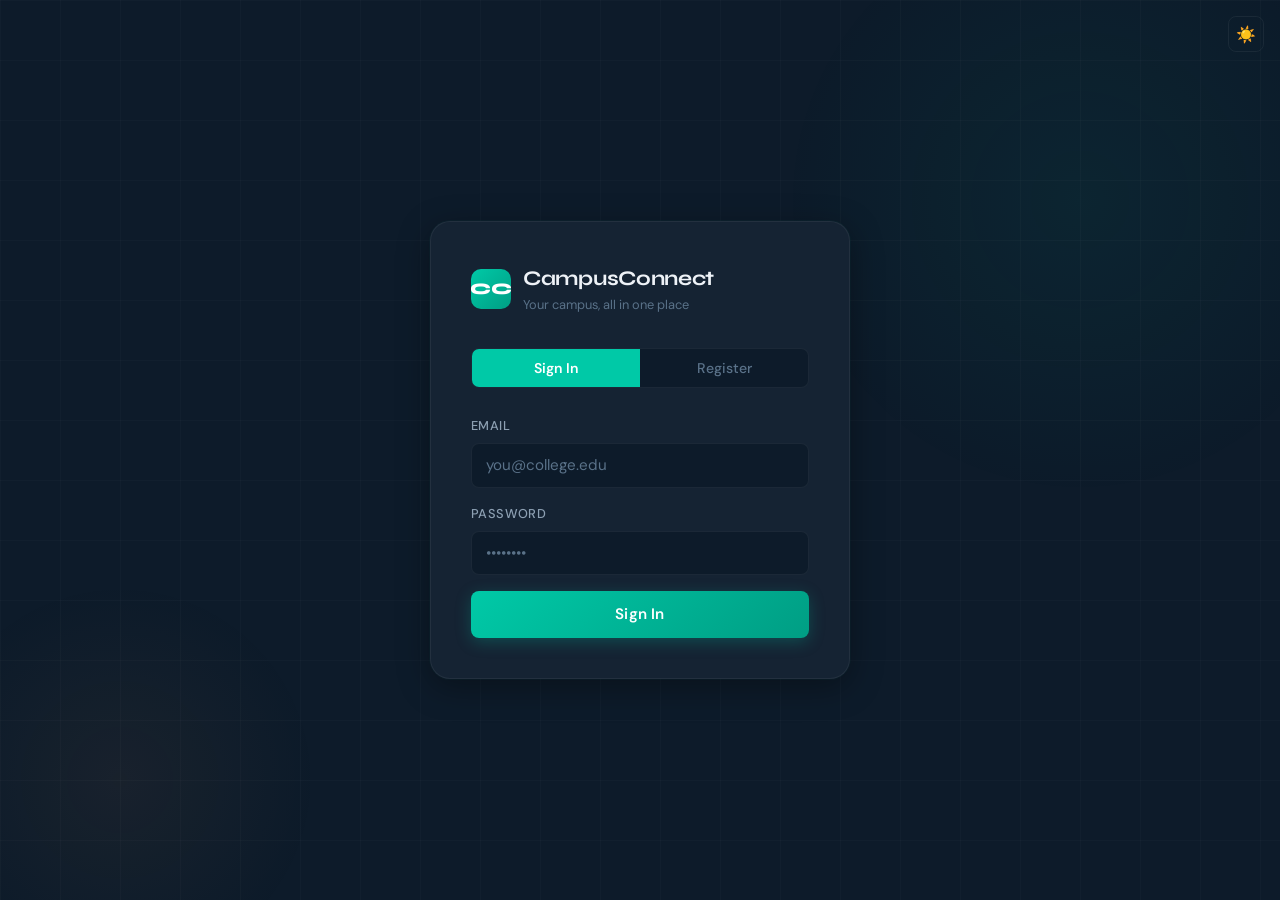
<file: html/index.html>
<!DOCTYPE html>
<html lang="en">
<head>
  <meta charset="UTF-8" />
  <meta name="viewport" content="width=device-width, initial-scale=1.0" />
  <title>CampusConnect — Login</title>
  <link rel="stylesheet" href="style.css" />
  <script src="script.js" defer></script>
</head>
<body>
  <div class="auth-bg-pattern"></div>
  <div class="auth-grid-overlay"></div>

  <button id="theme-toggle" class="btn-icon" style="position:fixed;top:1rem;right:1rem;z-index:200;" title="Toggle theme">☀️</button>

  <div class="auth-page">
    <div class="auth-card">
      <div class="auth-brand">
        <div class="logo-mark">CC</div>
        <div class="auth-brand-text">
          <h1>CampusConnect</h1>
          <p>Your campus, all in one place</p>
        </div>
      </div>

      <div class="auth-tabs">
        <button class="auth-tab active" onclick="switchTab('login', this)">Sign In</button>
        <button class="auth-tab" onclick="switchTab('register', this)">Register</button>
      </div>

      <!-- Login Form -->
      <div id="login-section">
        <div class="form-group">
          <label class="form-label" for="login-email">Email</label>
          <input class="form-control" type="email" id="login-email" name="email" placeholder="you@college.edu" required />
        </div>
        <div class="form-group">
          <label class="form-label" for="login-password">Password</label>
          <input class="form-control" type="password" id="login-password" name="password" placeholder="••••••••" required />
        </div>
        <button class="btn btn-primary" id="login-btn" onclick="handleLogin()">
          Sign In
        </button>
      </div>

      <!-- Register Form -->
      <div id="register-section" style="display:none;">
        <div class="form-group">
          <label class="form-label" for="reg-name">Full Name</label>
          <input class="form-control" type="text" id="reg-name" name="name" placeholder="Your full name" required />
        </div>
        <div class="form-group">
          <label class="form-label" for="reg-email">Email</label>
          <input class="form-control" type="email" id="reg-email" name="email" placeholder="you@college.edu" required />
        </div>
        <div class="form-group">
          <label class="form-label" for="reg-password">Password</label>
          <input class="form-control" type="password" id="reg-password" name="password" placeholder="Create a password" required />
        </div>
        <div class="form-group">
          <label class="form-label" for="reg-role">Role</label>
          <select class="form-control" id="reg-role" name="role" required>
            <option value="">Select your role</option>
            <option value="student">Student</option>
            <option value="faculty">Faculty</option>
          </select>
        </div>
        <button class="btn btn-primary" id="register-btn" onclick="handleRegister()">
          Create Account
        </button>
      </div>
    </div>
  </div>

  <script>
    function switchTab(tab, el) {
      document.querySelectorAll('.auth-tab').forEach(t => t.classList.remove('active'));
      el.classList.add('active');
      document.getElementById('login-section').style.display = tab === 'login' ? 'block' : 'none';
      document.getElementById('register-section').style.display = tab === 'register' ? 'block' : 'none';
    }

    async function handleLogin() {
      const email = document.getElementById('login-email').value.trim();
      const password = document.getElementById('login-password').value;
      if (!email || !password) { Toast.show('Please fill in all fields', 'error'); return; }

      const btn = document.getElementById('login-btn');
      btn.classList.add('loading');
      btn.textContent = '';

      const formData = new URLSearchParams({ action: 'login', email, password });
      try {
        const res = await fetch('/cgi-bin/register_login.cgi', {
          method: 'POST',
          headers: { 'Content-Type': 'application/x-www-form-urlencoded' },
          body: formData
        });
        const result = await res.json();
        if (result.status === 'success') {
          localStorage.setItem('CampusConnectUserId', result.user_id || '');
          localStorage.setItem('CampusConnectUserRole', result.role || 'student');
          localStorage.setItem('CampusConnectUserName', result.name || '');
          Toast.show('Welcome back!', 'success', 1200);
          setTimeout(() => window.location.href = '/dashboard.html', 800);
        } else {
          Toast.show(result.message || 'Login failed', 'error');
          btn.classList.remove('loading');
          btn.textContent = 'Sign In';
        }
      } catch (e) {
        Toast.show('Unable to connect to server', 'error');
        btn.classList.remove('loading');
        btn.textContent = 'Sign In';
      }
    }

    async function handleRegister() {
      const name = document.getElementById('reg-name').value.trim();
      const email = document.getElementById('reg-email').value.trim();
      const password = document.getElementById('reg-password').value;
      const role = document.getElementById('reg-role').value;
      if (!name || !email || !password || !role) { Toast.show('Please fill in all fields', 'error'); return; }

      const btn = document.getElementById('register-btn');
      btn.classList.add('loading');
      btn.textContent = '';

      const formData = new URLSearchParams({ action: 'register', name, email, password, role });
      try {
        const res = await fetch('/cgi-bin/register_login.cgi', {
          method: 'POST',
          headers: { 'Content-Type': 'application/x-www-form-urlencoded' },
          body: formData
        });
        const text = await res.text();
        let result;
        try { result = JSON.parse(text); } catch { result = { status: 'error', message: 'Invalid server response' }; }
        if (result.status === 'success') {
          Toast.show('Account created! Please sign in.', 'success');
          document.querySelectorAll('.auth-tab')[0].click();
          document.getElementById('reg-name').value = '';
          document.getElementById('reg-email').value = '';
          document.getElementById('reg-password').value = '';
          document.getElementById('reg-role').value = '';
        } else {
          Toast.show(result.message || 'Registration failed', 'error');
        }
      } catch (e) {
        Toast.show('Unable to connect to server', 'error');
      } finally {
        btn.classList.remove('loading');
        btn.textContent = 'Create Account';
      }
    }

    // Enter key support
    document.addEventListener('keydown', e => {
      if (e.key === 'Enter') {
        const loginVisible = document.getElementById('login-section').style.display !== 'none';
        if (loginVisible) handleLogin(); else handleRegister();
      }
    });
  </script>
</body>
</html>
</file>
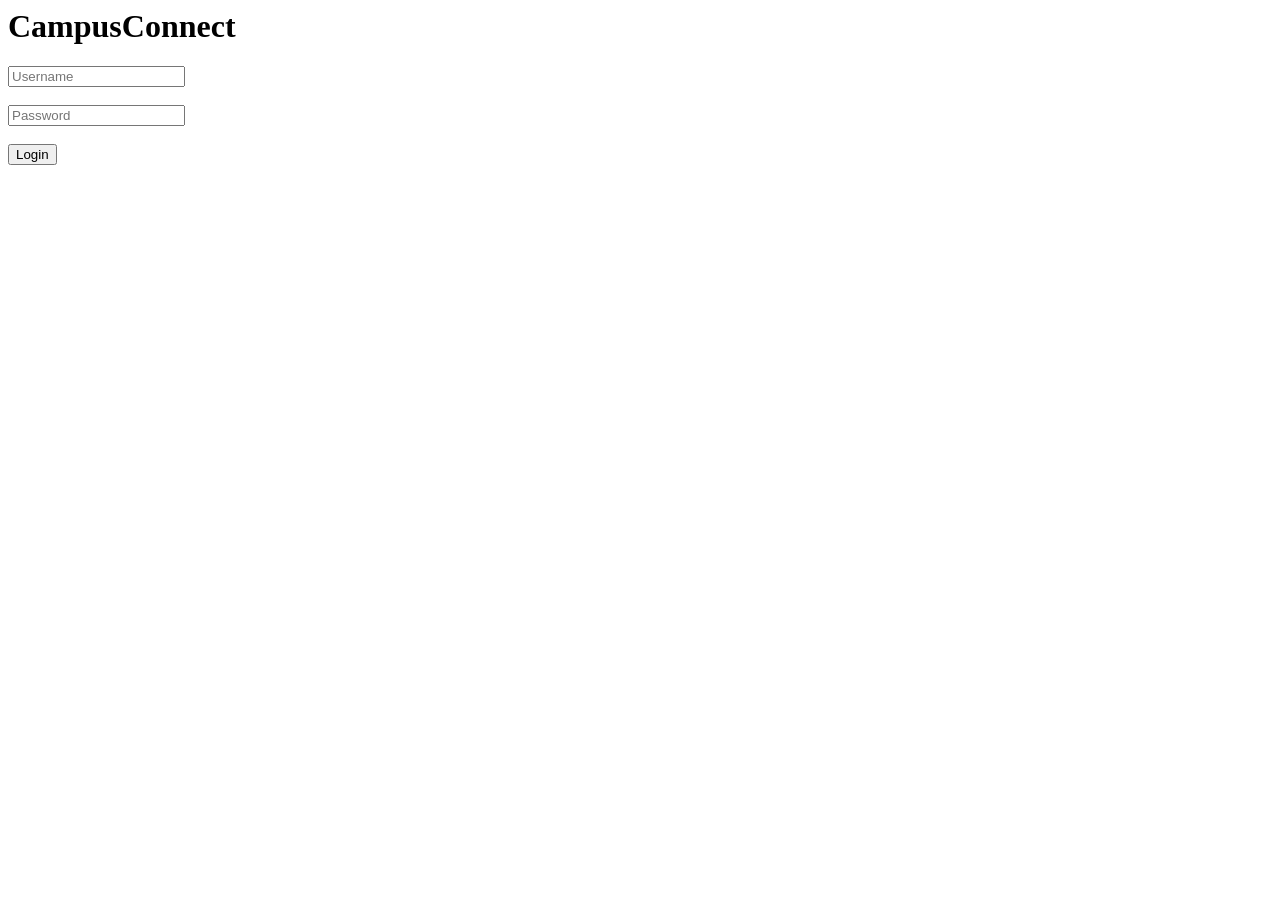
<file: html/dashboard.html>
<!DOCTYPE html>
<html lang="en">
<head>
  <meta charset="UTF-8" />
  <meta name="viewport" content="width=device-width, initial-scale=1.0" />
  <title>Dashboard — CampusConnect</title>
  <link rel="stylesheet" href="style.css" />
  <script src="script.js" defer></script>
</head>
<body>
  <nav class="navbar">
    <a href="dashboard.html" class="navbar-brand">
      <div class="logo-mark">CC</div>
      <span>CampusConnect</span>
    </a>
    <div class="navbar-right">
      <div class="navbar-user">
        <span id="navbar-user-name">User</span>
        <span id="navbar-user-role" class="user-badge">student</span>
      </div>
      <button id="theme-toggle" class="btn-icon">☀️</button>
      <button id="logout-btn" class="btn-icon btn-logout">⇠ Logout</button>
    </div>
  </nav>

  <div class="page-wrapper">
    <div class="page-header">
      <div style="display:flex;align-items:center;gap:0.75rem;margin-bottom:0.25rem;">
        <div style="font-size:1.75rem;">👋</div>
        <h1 class="page-title" id="greeting-text">Good morning</h1>
      </div>
      <p class="page-subtitle" id="greeting-sub">Here's what's happening on campus today</p>
      <div class="accent-line"></div>
    </div>

    <!-- Stats Row -->
    <div class="stats-row">
      <div class="stat-card">
        <div class="stat-value">10</div>
        <div class="stat-label">Events This Month</div>
      </div>
      <div class="stat-card">
        <div class="stat-value">8</div>
        <div class="stat-label">Active Notices</div>
      </div>
      <div class="stat-card">
        <div class="stat-value">24</div>
        <div class="stat-label">Lost Items Listed</div>
      </div>
      <div class="stat-card">
        <div class="stat-value" style="color:var(--amber)">3</div>
        <div class="stat-label">Items Found Today</div>
      </div>
    </div>

    <!-- Main Nav Cards -->
    <div style="margin-bottom:1rem;">
      <h2 style="font-family:var(--font-display);font-size:1rem;font-weight:600;color:var(--text-secondary);text-transform:uppercase;letter-spacing:0.8px;margin-bottom:1.25rem;">Quick Access</h2>
    </div>
    <div class="dashboard-grid">
      <a href="events.html" class="dash-card">
        <div class="dash-card-icon icon-teal">📅</div>
        <div>
          <div class="dash-card-label">Events</div>
          <div class="dash-card-desc">Browse upcoming campus events — tech talks, cultural fests, hackathons and more.</div>
        </div>
        <div class="dash-card-arrow">→</div>
      </a>

      <a href="notice.html" class="dash-card">
        <div class="dash-card-icon icon-amber">📋</div>
        <div>
          <div class="dash-card-label">Notices</div>
          <div class="dash-card-desc">Stay updated with official announcements from departments and administration.</div>
        </div>
        <div class="dash-card-arrow">→</div>
      </a>

      <a href="lostfound.html" class="dash-card">
        <div class="dash-card-icon icon-blue">🔍</div>
        <div>
          <div class="dash-card-label">Lost & Found</div>
          <div class="dash-card-desc">Report a lost item or help return something you've found on campus.</div>
        </div>
        <div class="dash-card-arrow">→</div>
      </a>
    </div>

    <!-- Footer note -->
    <div style="margin-top:3rem;padding-top:1.5rem;border-top:1px solid var(--border);display:flex;align-items:center;justify-content:space-between;flex-wrap:wrap;gap:0.75rem;">
      <div style="font-size:0.82rem;color:var(--text-muted);">CampusConnect · Built with Docker + C++ CGI</div>
      <div style="font-size:0.82rem;color:var(--text-muted);" id="current-date"></div>
    </div>
  </div>

  <script>
    document.addEventListener('DOMContentLoaded', () => {
      Auth.requireAuth();
      Auth.initNavbar();

      const user = Auth.getUser();
      const hour = new Date().getHours();
      const greetings = hour < 12 ? 'Good morning' : hour < 17 ? 'Good afternoon' : 'Good evening';
      document.getElementById('greeting-text').textContent = `${greetings}, ${user.name.split(' ')[0]}`;
      document.getElementById('greeting-sub').textContent = `Here's what's happening on campus today`;
      document.getElementById('current-date').textContent = new Date().toLocaleDateString('en-IN', {
        weekday: 'long', year: 'numeric', month: 'long', day: 'numeric'
      });
    });
  </script>
</body>
</html>
</file>
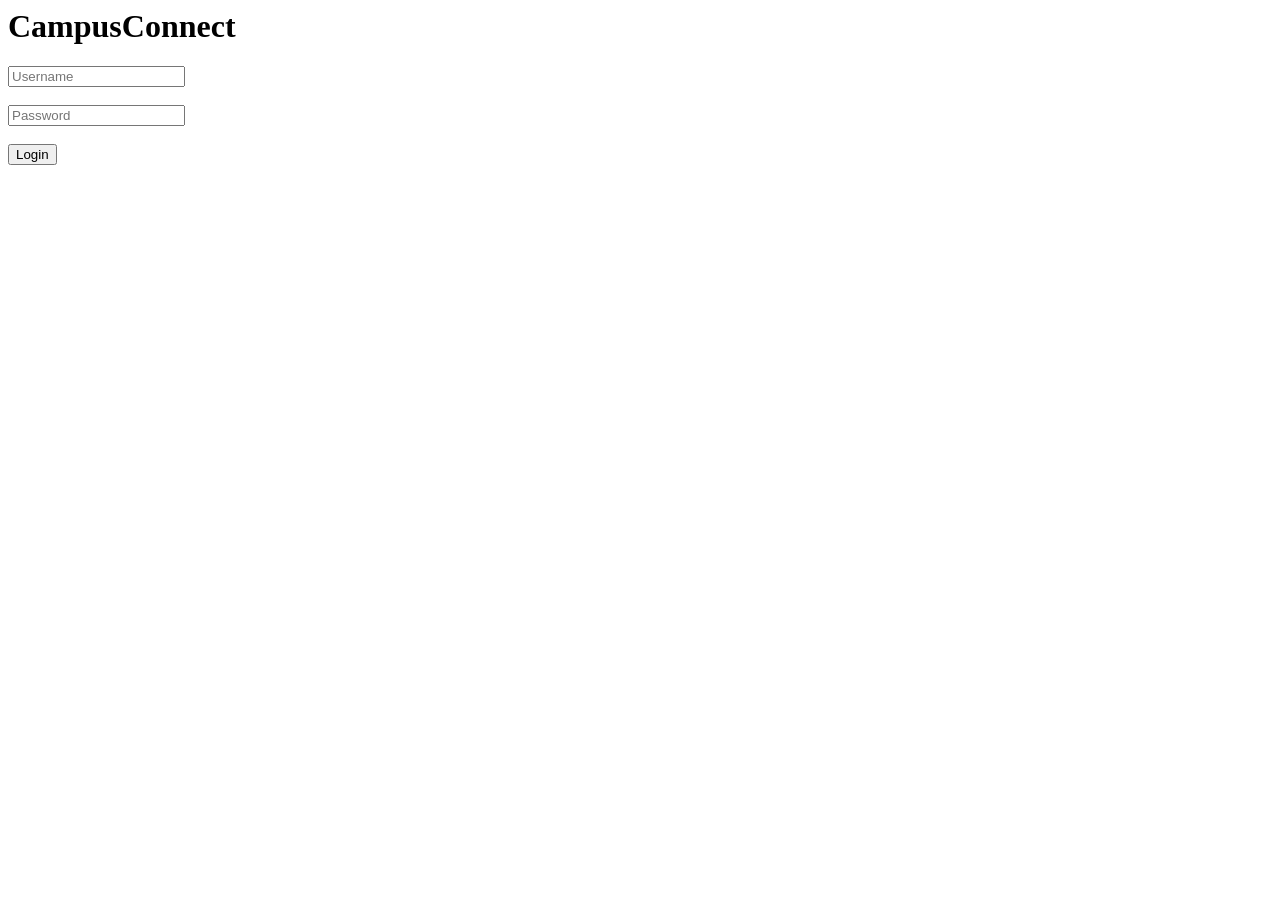
<file: html/events.html>
<!DOCTYPE html>
<html lang="en">
<head>
  <meta charset="UTF-8" />
  <meta name="viewport" content="width=device-width, initial-scale=1.0" />
  <title>Events — CampusConnect</title>
  <link rel="stylesheet" href="style.css" />
  <script src="script.js" defer></script>
</head>
<body>
  <nav class="navbar">
    <a href="dashboard.html" class="navbar-brand">
      <div class="logo-mark">CC</div>
      <span>CampusConnect</span>
    </a>
    <div class="navbar-right">
      <div class="navbar-user">
        <span id="navbar-user-name">User</span>
        <span id="navbar-user-role" class="user-badge">student</span>
      </div>
      <button id="theme-toggle" class="btn-icon">☀️</button>
      <button id="logout-btn" class="btn-icon btn-logout">⇠ Logout</button>
    </div>
  </nav>

  <div class="page-wrapper">
    <div class="page-header" style="display:flex;align-items:flex-start;justify-content:space-between;flex-wrap:wrap;gap:1rem;">
      <div>
        <button class="btn-back" onclick="window.location.href='dashboard.html'">← Back</button>
        <h1 class="page-title" style="margin-top:0.75rem;">Campus Events</h1>
        <p class="page-subtitle">Stay connected with what's happening around you</p>
        <div class="accent-line"></div>
      </div>
      <div style="display:flex;align-items:center;gap:0.5rem;color:var(--text-muted);font-size:0.85rem;padding-top:2rem;">
        <span>📅</span>
        <span id="event-count">Loading...</span>
      </div>
    </div>

    <!-- Filter Row -->
    <div class="filter-row">
      <div class="search-box">
        <input type="text" id="search-input" placeholder="Search events..." oninput="filterEvents()" />
      </div>
      <select class="form-control" id="category-filter" onchange="filterEvents()" style="width:auto;padding:0.6rem 2.2rem 0.6rem 0.9rem;background:var(--surface);border:1px solid var(--border);border-radius:var(--radius-sm);color:var(--text-primary);font-family:var(--font-body);font-size:0.9rem;outline:none;max-width:180px;">
        <option value="">All Categories</option>
        <option value="tech">Technology</option>
        <option value="culture">Culture</option>
        <option value="sports">Sports</option>
        <option value="career">Career</option>
        <option value="wellness">Wellness</option>
        <option value="science">Science</option>
      </select>
    </div>

    <div class="events-grid" id="eventList">
      <!-- Cards injected by JS -->
    </div>

    <div id="empty-events" class="empty-state" style="display:none;">
      <div class="empty-state-icon">🔎</div>
      <div class="empty-state-text">No events match your search.</div>
    </div>
  </div>

  <script>
    const events = [
      { title: "Tech Talk: AI in Education", date: "Sep 22, 2025", desc: "Explore the impact of AI on modern education with industry experts and academic researchers.", category: "tech", emoji: "🤖" },
      { title: "Cultural Fest 2025", date: "Oct 5–7, 2025", desc: "Celebrate cultures from around the world with music, dance, food, and vibrant performances.", category: "culture", emoji: "🎭" },
      { title: "Startup Pitch Day", date: "Sep 30, 2025", desc: "Watch student entrepreneurs pitch their startup ideas to investors and seasoned mentors.", category: "career", emoji: "🚀" },
      { title: "Science Exhibition", date: "Oct 10, 2025", desc: "An exhibition showcasing innovative science projects from our brightest students.", category: "science", emoji: "🔬" },
      { title: "Campus Hackathon", date: "Oct 15–16, 2025", desc: "48 hours of coding, collaboration, and creativity. Build something awesome!", category: "tech", emoji: "💻" },
      { title: "Career Fair", date: "Nov 3, 2025", desc: "Meet top recruiters and explore job and internship opportunities across industries.", category: "career", emoji: "💼" },
      { title: "Mental Health Workshop", date: "Sep 25, 2025", desc: "Learn coping strategies, stress relief techniques, and how to maintain your well-being.", category: "wellness", emoji: "🧠" },
      { title: "Sports Meet 2025", date: "Oct 20–22, 2025", desc: "Compete in track and field, football, basketball, and more. Support your team!", category: "sports", emoji: "🏅" },
      { title: "Photography Contest", date: "Oct 12, 2025", desc: "Capture the campus through your lens and win exciting prizes for the best shots.", category: "culture", emoji: "📷" },
      { title: "Environmental Awareness Drive", date: "Oct 1, 2025", desc: "Join the tree plantation and sustainability awareness activities for a greener campus.", category: "wellness", emoji: "🌿" },
    ];

    const categoryLabels = { tech: "Technology", culture: "Culture", sports: "Sports", career: "Career", wellness: "Wellness", science: "Science" };

    let rendered = [];

    function renderEvents(list) {
      const container = document.getElementById('eventList');
      const empty = document.getElementById('empty-events');
      if (list.length === 0) {
        container.innerHTML = '';
        empty.style.display = 'block';
        return;
      }
      empty.style.display = 'none';
      container.innerHTML = list.map((ev, i) => `
        <div class="event-card" style="animation-delay:${i * 0.05}s">
          <div class="event-card-accent"></div>
          <div class="event-card-body">
            <div class="event-tag">${ev.emoji} ${categoryLabels[ev.category] || ev.category}</div>
            <div class="event-title">${ev.title}</div>
            <div class="event-desc">${ev.desc}</div>
          </div>
          <div class="event-footer">
            <div class="event-date-chip">📅 ${ev.date}</div>
            <button class="btn btn-secondary btn-sm" onclick="registerEvent('${ev.title}', this)">Register</button>
          </div>
        </div>
      `).join('');
    }

    function filterEvents() {
      const query = document.getElementById('search-input').value.toLowerCase();
      const cat = document.getElementById('category-filter').value;
      const filtered = events.filter(e =>
        (!query || e.title.toLowerCase().includes(query) || e.desc.toLowerCase().includes(query)) &&
        (!cat || e.category === cat)
      );
      renderEvents(filtered);
      document.getElementById('event-count').textContent = `${filtered.length} event${filtered.length !== 1 ? 's' : ''}`;
    }

    function registerEvent(title, btn) {
      btn.textContent = '✓ Registered';
      btn.style.color = 'var(--teal)';
      btn.style.borderColor = 'var(--teal)';
      btn.disabled = true;
      Toast.show(`Registered for "${title}"`, 'success');
    }

    document.addEventListener('DOMContentLoaded', () => {
      Auth.requireAuth();
      Auth.initNavbar();
      renderEvents(events);
      document.getElementById('event-count').textContent = `${events.length} events`;
    });
  </script>
</body>
</html>
</file>
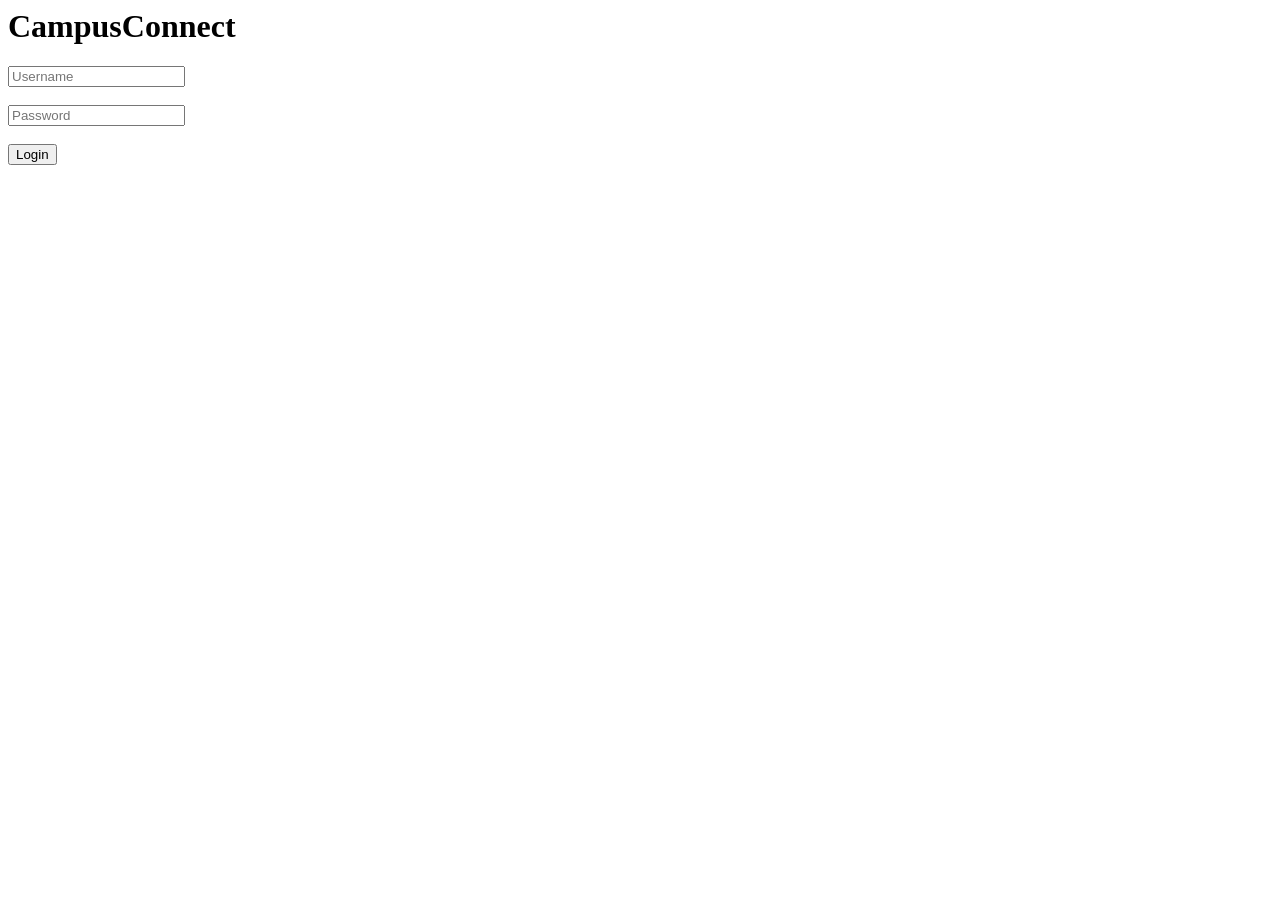
<file: html/lostfound.html>
<!DOCTYPE html>
<html lang="en">
<head>
  <meta charset="UTF-8" />
  <meta name="viewport" content="width=device-width, initial-scale=1.0" />
  <title>Lost & Found — CampusConnect</title>
  <link rel="stylesheet" href="style.css" />
  <script src="script.js" defer></script>
</head>
<body>
  <nav class="navbar">
    <a href="dashboard.html" class="navbar-brand">
      <div class="logo-mark">CC</div>
      <span>CampusConnect</span>
    </a>
    <div class="navbar-right">
      <div class="navbar-user">
        <span id="navbar-user-name">User</span>
        <span id="navbar-user-role" class="user-badge">student</span>
      </div>
      <button id="theme-toggle" class="btn-icon">☀️</button>
      <button id="logout-btn" class="btn-icon btn-logout">⇠ Logout</button>
    </div>
  </nav>

  <div class="page-wrapper">
    <div class="page-header">
      <button class="btn-back" onclick="window.location.href='dashboard.html'">← Back</button>
      <h1 class="page-title" style="margin-top:0.75rem;">Lost & Found</h1>
      <p class="page-subtitle">Help reunite lost items with their owners</p>
      <div class="accent-line"></div>
    </div>

    <div style="display:grid;grid-template-columns:1fr 1fr;gap:2rem;align-items:start;" class="lf-layout">
      <!-- Report Form -->
      <div class="lf-form-card">
        <h2 style="font-family:var(--font-display);font-size:1.2rem;font-weight:700;margin-bottom:1.25rem;color:var(--text-primary);">
          Report an Item
        </h2>

        <!-- Lost / Found Toggle -->
        <div class="lf-type-toggle" id="type-toggle">
          <button class="type-chip active-lost" onclick="selectType('lost', this)" id="chip-lost">🚨 Lost</button>
          <button class="type-chip" onclick="selectType('found', this)" id="chip-found">✅ Found</button>
        </div>
        <input type="hidden" id="item-status" value="lost" />

        <div class="form-group">
          <label class="form-label">Item Name</label>
          <input class="form-control" type="text" id="item-name" placeholder="e.g. Blue water bottle" required />
        </div>

        <div class="form-group">
          <label class="form-label">Description</label>
          <textarea class="form-control" id="item-desc" rows="4" placeholder="Describe the item — color, brand, where it was last seen..." style="resize:vertical;min-height:100px;" required></textarea>
        </div>

        <div class="form-group">
          <label class="form-label">Location</label>
          <input class="form-control" type="text" id="item-location" placeholder="e.g. Library 2nd floor, Cafeteria" />
        </div>

        <button class="btn btn-primary" id="submit-btn" onclick="submitReport()">
          Submit Report
        </button>
      </div>

      <!-- Info / Tips Panel -->
      <div style="display:flex;flex-direction:column;gap:1.25rem;">
        <div style="background:var(--surface);border:1px solid var(--border);border-radius:var(--radius);padding:1.5rem;">
          <h3 style="font-family:var(--font-display);font-size:1rem;font-weight:700;margin-bottom:1rem;color:var(--text-primary);">📌 How it works</h3>
          <div style="display:flex;flex-direction:column;gap:0.85rem;">
            <div style="display:flex;gap:0.75rem;align-items:flex-start;">
              <div style="width:24px;height:24px;border-radius:50%;background:var(--teal-glow);border:1px solid var(--border-accent);display:flex;align-items:center;justify-content:center;font-size:0.75rem;color:var(--teal);font-weight:700;flex-shrink:0;">1</div>
              <div style="font-size:0.88rem;color:var(--text-secondary);line-height:1.5;">Select whether you <strong style="color:var(--red-soft)">lost</strong> or <strong style="color:var(--teal)">found</strong> an item on campus.</div>
            </div>
            <div style="display:flex;gap:0.75rem;align-items:flex-start;">
              <div style="width:24px;height:24px;border-radius:50%;background:var(--teal-glow);border:1px solid var(--border-accent);display:flex;align-items:center;justify-content:center;font-size:0.75rem;color:var(--teal);font-weight:700;flex-shrink:0;">2</div>
              <div style="font-size:0.88rem;color:var(--text-secondary);line-height:1.5;">Fill in details about the item — be as specific as possible to help identify it.</div>
            </div>
            <div style="display:flex;gap:0.75rem;align-items:flex-start;">
              <div style="width:24px;height:24px;border-radius:50%;background:var(--teal-glow);border:1px solid var(--border-accent);display:flex;align-items:center;justify-content:center;font-size:0.75rem;color:var(--teal);font-weight:700;flex-shrink:0;">3</div>
              <div style="font-size:0.88rem;color:var(--text-secondary);line-height:1.5;">Submit your report — campus staff will follow up through your registered email.</div>
            </div>
          </div>
        </div>

        <div style="background:rgba(0,201,167,0.06);border:1px solid var(--border-accent);border-radius:var(--radius);padding:1.25rem;">
          <div style="font-size:0.85rem;color:var(--text-secondary);line-height:1.6;">
            <strong style="color:var(--teal);font-family:var(--font-display);">💡 Tips for faster recovery</strong><br /><br />
            Include the last known location, date, and any unique identifiers like initials, stickers, or serial numbers. Found items are kept at the Security Office (Block A, Ground Floor).
          </div>
        </div>

        <div style="background:var(--surface);border:1px solid var(--border);border-radius:var(--radius);padding:1.25rem;">
          <div style="font-size:0.8rem;font-weight:600;text-transform:uppercase;letter-spacing:0.5px;color:var(--text-muted);margin-bottom:0.75rem;">Contact</div>
          <div style="font-size:0.88rem;color:var(--text-secondary);line-height:1.7;">
            📞 Security Office: Ext. 1001<br />
            🏢 Block A, Ground Floor<br />
            🕐 Open 24/7
          </div>
        </div>
      </div>
    </div>
  </div>

  <style>
    @media (max-width: 700px) {
      .lf-layout { grid-template-columns: 1fr !important; }
    }
    textarea.form-control { background: var(--navy); }
    body.light-mode textarea.form-control { background: var(--navy-mid); }
  </style>

  <script>
    let currentType = 'lost';

    function selectType(type, el) {
      currentType = type;
      document.getElementById('item-status').value = type;
      document.getElementById('chip-lost').className = 'type-chip' + (type === 'lost' ? ' active-lost' : '');
      document.getElementById('chip-found').className = 'type-chip' + (type === 'found' ? ' active-found' : '');
    }

    async function submitReport() {
      const name = document.getElementById('item-name').value.trim();
      const desc = document.getElementById('item-desc').value.trim();
      const location = document.getElementById('item-location').value.trim();
      const status = document.getElementById('item-status').value;
      const userId = localStorage.getItem('CampusConnectUserId') || '';

      if (!name || !desc) {
        Toast.show('Please fill in item name and description', 'error');
        return;
      }

      if (!userId) {
        Toast.show('You are not logged in', 'error');
        setTimeout(() => window.location.href = '/index.html', 1000);
        return;
      }

      const btn = document.getElementById('submit-btn');
      btn.classList.add('loading');
      btn.textContent = '';

      const formData = new URLSearchParams({
        item_name: name,
        description: desc,
        status: status,
        reported_by: userId,
        location: location
      });

      try {
        const res = await fetch('/cgi-bin/lostfound_submit.cgi', {
          method: 'POST',
          headers: { 'Content-Type': 'application/x-www-form-urlencoded' },
          body: formData
        });

        if (!res.ok) throw new Error('Server error');

        const result = await res.json();
        if (result.status === 'success') {
          Toast.show(result.message || 'Report submitted successfully!', 'success');
          document.getElementById('item-name').value = '';
          document.getElementById('item-desc').value = '';
          document.getElementById('item-location').value = '';
        } else {
          Toast.show(result.message || 'Failed to submit report', 'error');
        }
      } catch (e) {
        Toast.show('Unable to connect to server', 'error');
        console.error(e);
      } finally {
        btn.classList.remove('loading');
        btn.textContent = 'Submit Report';
      }
    }

    document.addEventListener('DOMContentLoaded', () => {
      Auth.requireAuth();
      Auth.initNavbar();
    });
  </script>
</body>
</html>
</file>
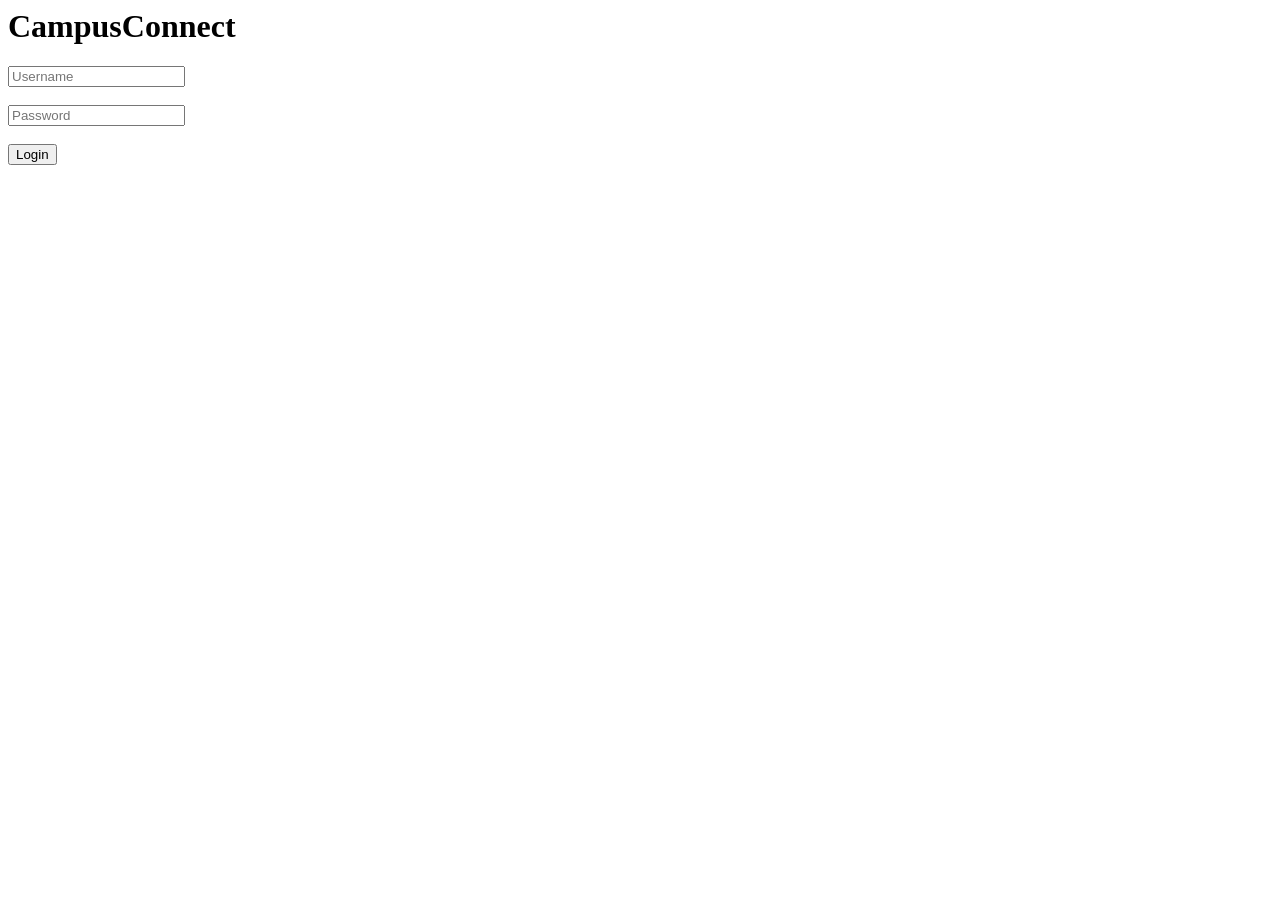
<file: html/notice.html>
<!DOCTYPE html>
<html lang="en">
<head>
  <meta charset="UTF-8" />
  <meta name="viewport" content="width=device-width, initial-scale=1.0" />
  <title>Notices — CampusConnect</title>
  <link rel="stylesheet" href="style.css" />
  <script src="script.js" defer></script>
</head>
<body>
  <nav class="navbar">
    <a href="dashboard.html" class="navbar-brand">
      <div class="logo-mark">CC</div>
      <span>CampusConnect</span>
    </a>
    <div class="navbar-right">
      <div class="navbar-user">
        <span id="navbar-user-name">User</span>
        <span id="navbar-user-role" class="user-badge">student</span>
      </div>
      <button id="theme-toggle" class="btn-icon">☀️</button>
      <button id="logout-btn" class="btn-icon btn-logout">⇠ Logout</button>
    </div>
  </nav>

  <div class="page-wrapper">
    <div class="page-header" style="display:flex;align-items:flex-start;justify-content:space-between;flex-wrap:wrap;gap:1rem;">
      <div>
        <button class="btn-back" onclick="window.location.href='dashboard.html'">← Back</button>
        <h1 class="page-title" style="margin-top:0.75rem;">Campus Notices</h1>
        <p class="page-subtitle">Official announcements and important updates</p>
        <div class="accent-line"></div>
      </div>
      <div style="display:flex;align-items:center;gap:0.5rem;color:var(--text-muted);font-size:0.85rem;padding-top:2rem;">
        <span>📋</span>
        <span id="notice-count">Loading...</span>
      </div>
    </div>

    <!-- Search -->
    <div class="filter-row">
      <div class="search-box" style="max-width:480px;">
        <input type="text" id="search-input" placeholder="Search notices..." oninput="filterNotices()" />
      </div>
    </div>

    <div class="notice-list" id="notice-list">
      <!-- Notices injected by JS -->
    </div>

    <div id="empty-notices" class="empty-state" style="display:none;">
      <div class="empty-state-icon">📭</div>
      <div class="empty-state-text">No notices match your search.</div>
    </div>
  </div>

  <script>
    const notices = [
      {
        title: "Semester Exams Schedule Released",
        date: "2025-10-01",
        content: "The schedule for the upcoming semester exams is now available on the academic portal. Please check your respective departments for detailed timings and venue information.",
        priority: "high"
      },
      {
        title: "Library Renovation Notice",
        date: "2025-09-25",
        content: "The campus library will be closed for renovations from October 5th to October 20th. Digital resources remain available 24/7. Please plan your study sessions accordingly.",
        priority: "medium"
      },
      {
        title: "Guest Lecture: AI and Machine Learning",
        date: "2025-10-05",
        content: "Join us for a guest lecture by Dr. Anita Sharma on October 10th in the main auditorium, discussing the latest trends in AI and ML across industries.",
        priority: "low"
      },
      {
        title: "Annual Cultural Fest Registration Open",
        date: "2025-09-20",
        content: "Registrations for the Annual Cultural Fest are now open. All students are encouraged to participate in various events. Register online before October 15th to secure your spot.",
        priority: "medium"
      },
      {
        title: "COVID-19 Safety Guidelines Update",
        date: "2025-09-15",
        content: "Updated safety guidelines have been issued by the health committee. Masks are mandatory in all indoor spaces and social distancing must be maintained in common areas.",
        priority: "high"
      },
      {
        title: "Sports Meet 2025 — Participation Details",
        date: "2025-09-10",
        content: "The inter-college sports meet will be held on October 12–15. Students interested in participating should contact the sports department by October 1st for registration.",
        priority: "low"
      },
      {
        title: "New Elective: Data Science Fundamentals",
        date: "2025-09-08",
        content: "A new elective course on Data Science Fundamentals will be offered from the next semester. Seats are limited. Eligible final-year students may apply through the academic office.",
        priority: "low"
      },
      {
        title: "Scholarship Applications Now Open",
        date: "2025-09-05",
        content: "Applications for the academic excellence scholarship are now open for meritorious students. Submit all documents and a faculty recommendation by October 1st.",
        priority: "high"
      }
    ];

    const priorityColors = {
      high: 'linear-gradient(180deg, var(--red-soft), rgba(231,111,81,0.2))',
      medium: 'linear-gradient(180deg, var(--amber), rgba(244,162,97,0.2))',
      low: 'linear-gradient(180deg, var(--teal), rgba(0,201,167,0.2))'
    };

    function formatDate(dateStr) {
      return new Date(dateStr).toLocaleDateString('en-IN', { year: 'numeric', month: 'short', day: '2-digit' });
    }

    function renderNotices(list) {
      const container = document.getElementById('notice-list');
      const empty = document.getElementById('empty-notices');
      if (list.length === 0) {
        container.innerHTML = '';
        empty.style.display = 'block';
        return;
      }
      empty.style.display = 'none';
      container.innerHTML = list.map((n, i) => `
        <div class="notice-card" style="animation-delay:${i * 0.06}s">
          <div class="notice-indicator" style="background:${priorityColors[n.priority || 'low']}"></div>
          <div class="notice-content-wrap">
            <div class="notice-title">${n.title}</div>
            <div class="notice-date">📅 ${formatDate(n.date)}</div>
            <div class="notice-body">${n.content}</div>
          </div>
        </div>
      `).join('');
    }

    function filterNotices() {
      const query = document.getElementById('search-input').value.toLowerCase();
      const filtered = notices.filter(n =>
        !query || n.title.toLowerCase().includes(query) || n.content.toLowerCase().includes(query)
      );
      renderNotices(filtered);
      document.getElementById('notice-count').textContent = `${filtered.length} notice${filtered.length !== 1 ? 's' : ''}`;
    }

    document.addEventListener('DOMContentLoaded', () => {
      Auth.requireAuth();
      Auth.initNavbar();
      renderNotices(notices);
      document.getElementById('notice-count').textContent = `${notices.length} notices`;
    });
  </script>
</body>
</html>
</file>
<file: html/style.css>
@import url('https://fonts.googleapis.com/css2?family=DM+Sans:ital,opsz,wght@0,9..40,300;0,9..40,400;0,9..40,500;0,9..40,600;0,9..40,700;1,9..40,300&family=Syne:wght@400;600;700;800&display=swap');

:root {
  --navy: #0d1b2a;
  --navy-mid: #1b2d3e;
  --navy-light: #243447;
  --teal: #00c9a7;
  --teal-dim: #009e84;
  --teal-glow: rgba(0, 201, 167, 0.15);
  --amber: #f4a261;
  --red-soft: #e76f51;
  --text-primary: #eef2f7;
  --text-secondary: #8da0b3;
  --text-muted: #5a7289;
  --surface: #152333;
  --surface-raised: #1e3044;
  --border: rgba(255,255,255,0.06);
  --border-accent: rgba(0, 201, 167, 0.25);
  --radius: 14px;
  --radius-sm: 8px;
  --shadow: 0 8px 32px rgba(0, 0, 0, 0.35);
  --shadow-sm: 0 2px 12px rgba(0, 0, 0, 0.2);
  --transition: 0.22s cubic-bezier(0.4, 0, 0.2, 1);
  --font-display: 'Syne', sans-serif;
  --font-body: 'DM Sans', sans-serif;
}

/* Light mode */
body.light-mode {
  --navy: #f0f4f8;
  --navy-mid: #e2eaf2;
  --navy-light: #d5e0ec;
  --text-primary: #1a2b3c;
  --text-secondary: #4a6780;
  --text-muted: #7a95aa;
  --surface: #ffffff;
  --surface-raised: #f7f9fc;
  --border: rgba(0,0,0,0.07);
  --border-accent: rgba(0, 153, 128, 0.25);
  --shadow: 0 8px 32px rgba(0, 0, 0, 0.10);
  --shadow-sm: 0 2px 12px rgba(0, 0, 0, 0.07);
  --teal: #009e84;
  --teal-dim: #007a66;
  --teal-glow: rgba(0, 158, 132, 0.10);
}

*, *::before, *::after { box-sizing: border-box; margin: 0; padding: 0; }

html { scroll-behavior: smooth; }

body {
  font-family: var(--font-body);
  background-color: var(--navy);
  color: var(--text-primary);
  min-height: 100vh;
  font-size: 15px;
  line-height: 1.6;
  transition: background-color 0.3s, color 0.3s;
}

/* === Scrollbar === */
::-webkit-scrollbar { width: 6px; }
::-webkit-scrollbar-track { background: var(--navy); }
::-webkit-scrollbar-thumb { background: var(--navy-light); border-radius: 3px; }
::-webkit-scrollbar-thumb:hover { background: var(--teal-dim); }

/* === Navbar === */
.navbar {
  position: sticky;
  top: 0;
  z-index: 100;
  background: rgba(13, 27, 42, 0.85);
  backdrop-filter: blur(16px);
  -webkit-backdrop-filter: blur(16px);
  border-bottom: 1px solid var(--border);
  padding: 0 2rem;
  height: 64px;
  display: flex;
  align-items: center;
  justify-content: space-between;
  gap: 1rem;
}

body.light-mode .navbar {
  background: rgba(240, 244, 248, 0.9);
}

.navbar-brand {
  display: flex;
  align-items: center;
  gap: 0.6rem;
  text-decoration: none;
}

.navbar-brand .logo-mark {
  width: 32px;
  height: 32px;
  background: linear-gradient(135deg, var(--teal), var(--teal-dim));
  border-radius: 8px;
  display: flex;
  align-items: center;
  justify-content: center;
  font-family: var(--font-display);
  font-weight: 800;
  font-size: 14px;
  color: #fff;
  letter-spacing: -0.5px;
  flex-shrink: 0;
}

.navbar-brand span {
  font-family: var(--font-display);
  font-weight: 700;
  font-size: 1.1rem;
  color: var(--text-primary);
  letter-spacing: -0.3px;
}

.navbar-right {
  display: flex;
  align-items: center;
  gap: 1rem;
}

.navbar-user {
  font-size: 0.85rem;
  color: var(--text-secondary);
  display: flex;
  align-items: center;
  gap: 0.5rem;
}

.user-badge {
  background: var(--teal-glow);
  border: 1px solid var(--border-accent);
  color: var(--teal);
  padding: 0.2rem 0.6rem;
  border-radius: 20px;
  font-size: 0.75rem;
  font-weight: 500;
  text-transform: capitalize;
}

.btn-icon {
  background: transparent;
  border: 1px solid var(--border);
  color: var(--text-secondary);
  width: 36px;
  height: 36px;
  border-radius: 8px;
  cursor: pointer;
  display: flex;
  align-items: center;
  justify-content: center;
  font-size: 16px;
  transition: all var(--transition);
  text-decoration: none;
  flex-shrink: 0;
}

.btn-icon:hover {
  background: var(--surface-raised);
  border-color: var(--border-accent);
  color: var(--teal);
}

.btn-logout {
  border-color: rgba(231, 111, 81, 0.3);
  color: var(--red-soft);
  font-size: 13px;
  width: auto;
  padding: 0 0.75rem;
  gap: 0.3rem;
  font-family: var(--font-body);
  font-weight: 500;
}

.btn-logout:hover {
  background: rgba(231, 111, 81, 0.1);
  border-color: var(--red-soft);
  color: var(--red-soft);
}

/* === Page Layout === */
.page-wrapper {
  max-width: 1100px;
  margin: 0 auto;
  padding: 2.5rem 1.5rem 4rem;
}

.page-header {
  margin-bottom: 2.5rem;
}

.page-title {
  font-family: var(--font-display);
  font-size: 2rem;
  font-weight: 700;
  color: var(--text-primary);
  letter-spacing: -0.5px;
  line-height: 1.2;
}

.page-subtitle {
  color: var(--text-secondary);
  margin-top: 0.4rem;
  font-size: 0.95rem;
}

/* === Accent Line === */
.accent-line {
  width: 40px;
  height: 3px;
  background: linear-gradient(90deg, var(--teal), transparent);
  border-radius: 2px;
  margin-top: 0.75rem;
}

/* === Auth Page === */
.auth-page {
  min-height: 100vh;
  display: flex;
  align-items: center;
  justify-content: center;
  padding: 2rem 1rem;
  position: relative;
  overflow: hidden;
}

.auth-bg-pattern {
  position: fixed;
  inset: 0;
  z-index: 0;
  pointer-events: none;
  overflow: hidden;
}

.auth-bg-pattern::before {
  content: '';
  position: absolute;
  width: 600px;
  height: 600px;
  border-radius: 50%;
  background: radial-gradient(circle, rgba(0,201,167,0.06) 0%, transparent 70%);
  top: -100px;
  right: -100px;
}

.auth-bg-pattern::after {
  content: '';
  position: absolute;
  width: 400px;
  height: 400px;
  border-radius: 50%;
  background: radial-gradient(circle, rgba(244,162,97,0.05) 0%, transparent 70%);
  bottom: -80px;
  left: -80px;
}

.auth-grid-overlay {
  position: fixed;
  inset: 0;
  background-image:
    linear-gradient(rgba(255,255,255,0.02) 1px, transparent 1px),
    linear-gradient(90deg, rgba(255,255,255,0.02) 1px, transparent 1px);
  background-size: 60px 60px;
  pointer-events: none;
}

body.light-mode .auth-grid-overlay {
  background-image:
    linear-gradient(rgba(0,0,0,0.03) 1px, transparent 1px),
    linear-gradient(90deg, rgba(0,0,0,0.03) 1px, transparent 1px);
}

.auth-card {
  position: relative;
  z-index: 1;
  background: var(--surface);
  border: 1px solid var(--border);
  border-radius: 20px;
  padding: 2.5rem;
  width: 100%;
  max-width: 420px;
  box-shadow: var(--shadow), 0 0 0 1px rgba(0,201,167,0.04);
  animation: fadeUp 0.4s ease both;
}

@keyframes fadeUp {
  from { opacity: 0; transform: translateY(20px); }
  to { opacity: 1; transform: translateY(0); }
}

.auth-brand {
  display: flex;
  align-items: center;
  gap: 0.75rem;
  margin-bottom: 2rem;
}

.auth-brand .logo-mark {
  width: 40px;
  height: 40px;
  background: linear-gradient(135deg, var(--teal), var(--teal-dim));
  border-radius: 10px;
  display: flex;
  align-items: center;
  justify-content: center;
  font-family: var(--font-display);
  font-weight: 800;
  font-size: 16px;
  color: #fff;
}

.auth-brand-text h1 {
  font-family: var(--font-display);
  font-size: 1.3rem;
  font-weight: 700;
  letter-spacing: -0.3px;
  color: var(--text-primary);
}

.auth-brand-text p {
  font-size: 0.8rem;
  color: var(--text-muted);
}

/* === Tabs === */
.auth-tabs {
  display: flex;
  border: 1px solid var(--border);
  border-radius: var(--radius-sm);
  overflow: hidden;
  margin-bottom: 1.75rem;
  background: var(--navy);
}

body.light-mode .auth-tabs { background: var(--navy-mid); }

.auth-tab {
  flex: 1;
  padding: 0.65rem;
  text-align: center;
  font-size: 0.88rem;
  font-weight: 500;
  color: var(--text-muted);
  cursor: pointer;
  transition: all var(--transition);
  user-select: none;
  border: none;
  background: transparent;
  font-family: var(--font-body);
}

.auth-tab.active {
  background: var(--teal);
  color: #fff;
  font-weight: 600;
}

/* === Forms === */
.form-group {
  margin-bottom: 1rem;
  position: relative;
}

.form-label {
  display: block;
  font-size: 0.8rem;
  font-weight: 500;
  color: var(--text-secondary);
  margin-bottom: 0.4rem;
  text-transform: uppercase;
  letter-spacing: 0.4px;
}

.form-control {
  width: 100%;
  padding: 0.7rem 0.9rem;
  background: var(--navy);
  color: var(--text-primary);
  border: 1px solid var(--border);
  border-radius: var(--radius-sm);
  font-family: var(--font-body);
  font-size: 0.95rem;
  transition: all var(--transition);
  outline: none;
  appearance: none;
}

body.light-mode .form-control { background: var(--navy-mid); }

.form-control:focus {
  border-color: var(--teal);
  box-shadow: 0 0 0 3px var(--teal-glow);
}

.form-control::placeholder { color: var(--text-muted); }

select.form-control {
  background-image: url("data:image/svg+xml,%3Csvg xmlns='http://www.w3.org/2000/svg' width='12' height='8' viewBox='0 0 12 8'%3E%3Cpath d='M1 1l5 5 5-5' stroke='%238da0b3' stroke-width='1.5' fill='none' stroke-linecap='round'/%3E%3C/svg%3E");
  background-repeat: no-repeat;
  background-position: right 0.9rem center;
  padding-right: 2.5rem;
  cursor: pointer;
}

/* === Buttons === */
.btn {
  display: inline-flex;
  align-items: center;
  justify-content: center;
  gap: 0.5rem;
  padding: 0.75rem 1.5rem;
  border: none;
  border-radius: var(--radius-sm);
  font-family: var(--font-body);
  font-size: 0.95rem;
  font-weight: 600;
  cursor: pointer;
  transition: all var(--transition);
  text-decoration: none;
  white-space: nowrap;
}

.btn-primary {
  background: linear-gradient(135deg, var(--teal), var(--teal-dim));
  color: #fff;
  width: 100%;
  padding: 0.85rem;
  letter-spacing: 0.2px;
  box-shadow: 0 4px 16px rgba(0, 201, 167, 0.25);
}

.btn-primary:hover {
  transform: translateY(-1px);
  box-shadow: 0 6px 20px rgba(0, 201, 167, 0.35);
}

.btn-primary:active { transform: translateY(0); }

.btn-secondary {
  background: var(--surface-raised);
  color: var(--text-primary);
  border: 1px solid var(--border);
}

.btn-secondary:hover {
  background: var(--navy-light);
  border-color: var(--border-accent);
}

.btn-sm {
  padding: 0.45rem 0.9rem;
  font-size: 0.85rem;
}

/* === Loading state === */
.btn.loading {
  pointer-events: none;
  opacity: 0.7;
}

.btn.loading::after {
  content: '';
  width: 14px;
  height: 14px;
  border: 2px solid rgba(255,255,255,0.4);
  border-top-color: #fff;
  border-radius: 50%;
  animation: spin 0.7s linear infinite;
}

@keyframes spin { to { transform: rotate(360deg); } }

/* === Auth footer links === */
.auth-footer {
  margin-top: 1.25rem;
  text-align: center;
  font-size: 0.88rem;
  color: var(--text-muted);
}

.auth-footer a {
  color: var(--teal);
  text-decoration: none;
  font-weight: 500;
}

.auth-footer a:hover { text-decoration: underline; }

/* === Dashboard Grid === */
.dashboard-grid {
  display: grid;
  grid-template-columns: repeat(auto-fit, minmax(240px, 1fr));
  gap: 1.25rem;
  margin-top: 0.5rem;
}

.dash-card {
  background: var(--surface);
  border: 1px solid var(--border);
  border-radius: var(--radius);
  padding: 1.75rem;
  text-decoration: none;
  color: var(--text-primary);
  display: flex;
  flex-direction: column;
  gap: 1rem;
  transition: all var(--transition);
  position: relative;
  overflow: hidden;
  cursor: pointer;
}

.dash-card::before {
  content: '';
  position: absolute;
  inset: 0;
  background: linear-gradient(135deg, var(--teal-glow), transparent);
  opacity: 0;
  transition: opacity var(--transition);
}

.dash-card:hover {
  border-color: var(--border-accent);
  transform: translateY(-3px);
  box-shadow: var(--shadow);
}

.dash-card:hover::before { opacity: 1; }

.dash-card-icon {
  width: 48px;
  height: 48px;
  border-radius: 12px;
  display: flex;
  align-items: center;
  justify-content: center;
  font-size: 22px;
  flex-shrink: 0;
}

.icon-teal { background: rgba(0,201,167,0.12); }
.icon-amber { background: rgba(244,162,97,0.12); }
.icon-blue { background: rgba(99,179,237,0.12); }
.icon-purple { background: rgba(159,122,234,0.12); }

.dash-card-label {
  font-family: var(--font-display);
  font-weight: 700;
  font-size: 1.1rem;
  letter-spacing: -0.2px;
}

.dash-card-desc {
  font-size: 0.85rem;
  color: var(--text-secondary);
  line-height: 1.5;
  flex: 1;
}

.dash-card-arrow {
  color: var(--text-muted);
  font-size: 1.2rem;
  transition: transform var(--transition), color var(--transition);
  align-self: flex-end;
}

.dash-card:hover .dash-card-arrow {
  transform: translateX(4px);
  color: var(--teal);
}

/* === Stats Row === */
.stats-row {
  display: grid;
  grid-template-columns: repeat(auto-fit, minmax(160px, 1fr));
  gap: 1rem;
  margin-bottom: 2rem;
}

.stat-card {
  background: var(--surface);
  border: 1px solid var(--border);
  border-radius: var(--radius-sm);
  padding: 1.25rem;
  display: flex;
  flex-direction: column;
  gap: 0.3rem;
}

.stat-value {
  font-family: var(--font-display);
  font-size: 1.8rem;
  font-weight: 700;
  color: var(--teal);
  line-height: 1;
}

.stat-label {
  font-size: 0.8rem;
  color: var(--text-secondary);
  text-transform: uppercase;
  letter-spacing: 0.5px;
}

/* === Event Cards === */
.events-grid {
  display: grid;
  grid-template-columns: repeat(auto-fill, minmax(300px, 1fr));
  gap: 1.25rem;
}

.event-card {
  background: var(--surface);
  border: 1px solid var(--border);
  border-radius: var(--radius);
  overflow: hidden;
  transition: all var(--transition);
  display: flex;
  flex-direction: column;
  animation: fadeUp 0.4s ease both;
}

.event-card:hover {
  border-color: var(--border-accent);
  box-shadow: var(--shadow);
  transform: translateY(-2px);
}

.event-card-accent {
  height: 4px;
  background: linear-gradient(90deg, var(--teal), var(--teal-dim));
}

.event-card-body {
  padding: 1.5rem;
  flex: 1;
  display: flex;
  flex-direction: column;
}

.event-tag {
  display: inline-flex;
  align-items: center;
  gap: 0.3rem;
  font-size: 0.75rem;
  font-weight: 600;
  text-transform: uppercase;
  letter-spacing: 0.5px;
  color: var(--teal);
  background: var(--teal-glow);
  border: 1px solid var(--border-accent);
  padding: 0.25rem 0.6rem;
  border-radius: 20px;
  margin-bottom: 0.85rem;
  width: fit-content;
}

.event-title {
  font-family: var(--font-display);
  font-size: 1.05rem;
  font-weight: 700;
  color: var(--text-primary);
  margin-bottom: 0.5rem;
  letter-spacing: -0.2px;
  line-height: 1.3;
}

.event-desc {
  font-size: 0.88rem;
  color: var(--text-secondary);
  line-height: 1.55;
  flex: 1;
}

.event-footer {
  display: flex;
  align-items: center;
  justify-content: space-between;
  padding: 1rem 1.5rem;
  border-top: 1px solid var(--border);
  background: var(--surface-raised);
}

.event-date-chip {
  display: flex;
  align-items: center;
  gap: 0.4rem;
  font-size: 0.82rem;
  color: var(--text-muted);
}

/* === Notice Cards === */
.notice-list { display: flex; flex-direction: column; gap: 1rem; }

.notice-card {
  background: var(--surface);
  border: 1px solid var(--border);
  border-radius: var(--radius);
  padding: 1.5rem;
  display: flex;
  gap: 1.25rem;
  transition: all var(--transition);
  animation: fadeUp 0.35s ease both;
}

.notice-card:hover {
  border-color: var(--border-accent);
  box-shadow: var(--shadow-sm);
}

.notice-indicator {
  width: 4px;
  border-radius: 4px;
  background: linear-gradient(180deg, var(--teal), transparent);
  flex-shrink: 0;
  min-height: 50px;
}

.notice-content-wrap { flex: 1; }

.notice-title {
  font-family: var(--font-display);
  font-weight: 700;
  font-size: 1rem;
  color: var(--text-primary);
  margin-bottom: 0.35rem;
  letter-spacing: -0.1px;
}

.notice-date {
  font-size: 0.8rem;
  color: var(--teal);
  font-weight: 500;
  margin-bottom: 0.65rem;
  display: flex;
  align-items: center;
  gap: 0.3rem;
}

.notice-body {
  font-size: 0.9rem;
  color: var(--text-secondary);
  line-height: 1.6;
}

/* === Lost & Found === */
.lf-form-card {
  background: var(--surface);
  border: 1px solid var(--border);
  border-radius: var(--radius);
  padding: 2rem;
  max-width: 560px;
  animation: fadeUp 0.4s ease both;
}

.lf-type-toggle {
  display: flex;
  gap: 0.75rem;
  margin-bottom: 1.25rem;
}

.type-chip {
  flex: 1;
  padding: 0.65rem;
  border-radius: var(--radius-sm);
  border: 1px solid var(--border);
  background: transparent;
  color: var(--text-secondary);
  font-family: var(--font-body);
  font-size: 0.9rem;
  font-weight: 600;
  cursor: pointer;
  transition: all var(--transition);
  text-align: center;
}

.type-chip.active-lost {
  background: rgba(231,111,81,0.12);
  border-color: rgba(231,111,81,0.4);
  color: var(--red-soft);
}

.type-chip.active-found {
  background: rgba(0,201,167,0.12);
  border-color: var(--border-accent);
  color: var(--teal);
}

/* === Toast Notification === */
.toast-container {
  position: fixed;
  bottom: 1.5rem;
  right: 1.5rem;
  z-index: 9999;
  display: flex;
  flex-direction: column;
  gap: 0.6rem;
  pointer-events: none;
}

.toast {
  display: flex;
  align-items: center;
  gap: 0.75rem;
  padding: 0.8rem 1.2rem;
  background: var(--surface-raised);
  border: 1px solid var(--border);
  border-radius: var(--radius-sm);
  box-shadow: var(--shadow);
  font-size: 0.88rem;
  color: var(--text-primary);
  max-width: 320px;
  animation: toastIn 0.35s ease both;
  pointer-events: auto;
}

.toast.toast-success { border-left: 3px solid var(--teal); }
.toast.toast-error { border-left: 3px solid var(--red-soft); }
.toast.toast-info { border-left: 3px solid var(--amber); }

@keyframes toastIn {
  from { opacity: 0; transform: translateX(20px); }
  to { opacity: 1; transform: translateX(0); }
}

@keyframes toastOut {
  from { opacity: 1; transform: translateX(0); }
  to { opacity: 0; transform: translateX(20px); }
}

/* === Back button === */
.btn-back {
  display: inline-flex;
  align-items: center;
  gap: 0.4rem;
  color: var(--text-secondary);
  text-decoration: none;
  font-size: 0.88rem;
  font-weight: 500;
  padding: 0.4rem 0.75rem;
  border-radius: var(--radius-sm);
  border: 1px solid var(--border);
  background: transparent;
  cursor: pointer;
  transition: all var(--transition);
  font-family: var(--font-body);
}

.btn-back:hover {
  border-color: var(--border-accent);
  color: var(--teal);
  background: var(--teal-glow);
}

/* === Divider === */
.divider {
  display: flex;
  align-items: center;
  gap: 1rem;
  margin: 1.5rem 0;
  color: var(--text-muted);
  font-size: 0.82rem;
}

.divider::before, .divider::after {
  content: '';
  flex: 1;
  height: 1px;
  background: var(--border);
}

/* === Empty state === */
.empty-state {
  text-align: center;
  padding: 4rem 2rem;
  color: var(--text-muted);
}

.empty-state-icon { font-size: 3rem; margin-bottom: 1rem; opacity: 0.5; }
.empty-state-text { font-size: 0.95rem; }

/* === Filters / Search === */
.filter-row {
  display: flex;
  gap: 0.75rem;
  margin-bottom: 1.75rem;
  flex-wrap: wrap;
  align-items: center;
}

.search-box {
  position: relative;
  flex: 1;
  min-width: 200px;
}

.search-box input {
  width: 100%;
  padding: 0.6rem 0.9rem 0.6rem 2.4rem;
  background: var(--surface);
  border: 1px solid var(--border);
  border-radius: var(--radius-sm);
  color: var(--text-primary);
  font-family: var(--font-body);
  font-size: 0.9rem;
  outline: none;
  transition: all var(--transition);
}

.search-box input:focus {
  border-color: var(--teal);
  box-shadow: 0 0 0 3px var(--teal-glow);
}

.search-box::before {
  content: '⌕';
  position: absolute;
  left: 0.75rem;
  top: 50%;
  transform: translateY(-50%);
  color: var(--text-muted);
  font-size: 1.1rem;
  pointer-events: none;
}

/* === Stagger animation for cards === */
.event-card:nth-child(1) { animation-delay: 0.05s; }
.event-card:nth-child(2) { animation-delay: 0.1s; }
.event-card:nth-child(3) { animation-delay: 0.15s; }
.event-card:nth-child(4) { animation-delay: 0.2s; }
.event-card:nth-child(5) { animation-delay: 0.25s; }
.event-card:nth-child(6) { animation-delay: 0.3s; }
.notice-card:nth-child(1) { animation-delay: 0.05s; }
.notice-card:nth-child(2) { animation-delay: 0.1s; }
.notice-card:nth-child(3) { animation-delay: 0.15s; }
.notice-card:nth-child(4) { animation-delay: 0.2s; }

/* === Responsive === */
@media (max-width: 640px) {
  .navbar { padding: 0 1rem; }
  .page-wrapper { padding: 1.5rem 1rem 3rem; }
  .page-title { font-size: 1.5rem; }
  .navbar-user { display: none; }
  .stats-row { grid-template-columns: repeat(2, 1fr); }
  .dashboard-grid { grid-template-columns: 1fr 1fr; }
  .events-grid { grid-template-columns: 1fr; }
  .auth-card { padding: 1.75rem 1.25rem; }
  .filter-row { flex-direction: column; }
  .search-box { width: 100%; }
}

@media (max-width: 380px) {
  .dashboard-grid { grid-template-columns: 1fr; }
}
</file>
